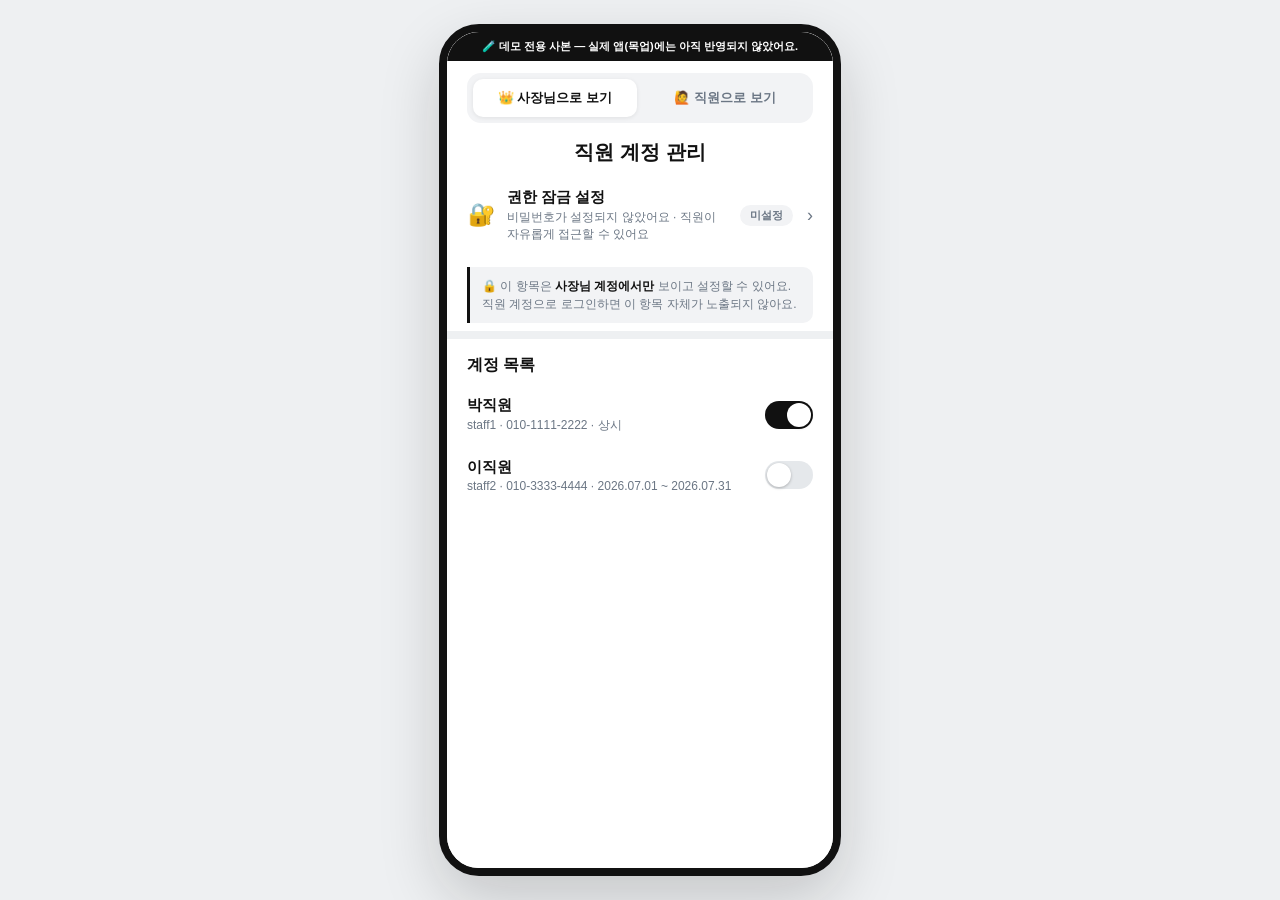
<file: demo/staff-permission-lock-demo.html>
<!DOCTYPE html>
<html lang="ko">
<head>
<meta charset="UTF-8">
<meta name="viewport" content="width=device-width, initial-scale=1.0, maximum-scale=1.0, user-scalable=no">
<title>직원 계정 관리 - 권한 잠금 데모</title>
<style>
  :root{
    --color-text-primary:#111111; --color-bg:#ffffff; --color-divider:#f2f3f5; --color-disabled:#e5e8eb;
    --color-text-secondary:#6b7684; --color-accent-red:#e5484d; --color-accent-red-bg:#fdecec;
    --color-accent-green:#12b76a; --color-accent-green-bg:#e9f9f1; --color-accent-amber:#f5a623;
    --color-accent-blue:#3182f6; --color-white:#ffffff;
    --font-family-base:'Pretendard Variable',Pretendard,-apple-system,BlinkMacSystemFont,'Segoe UI',Roboto,'Apple SD Gothic Neo','Malgun Gothic',sans-serif;
    --radius-card:16px; --radius-button:14px; --radius-pill:999px;
    --space-2:8px; --space-3:12px; --space-4:16px; --space-5:20px; --space-6:24px;
  }
  *{box-sizing:border-box;-webkit-tap-highlight-color:transparent;}
  html,body{margin:0;padding:0;height:100%;background:#eef0f2;font-family:var(--font-family-base);color:var(--color-text-primary);}
  body{display:flex;align-items:flex-start;justify-content:center;min-height:100vh;padding:24px 0;}
  .device-frame{position:relative;width:402px;max-width:100vw;height:874px;max-height:calc(100vh - 48px);margin:0 auto;
    background:var(--color-bg);overflow:hidden;border-radius:40px;border:8px solid #111111;box-shadow:0 24px 60px rgba(17,17,17,.18);}
  .app-root{position:absolute;inset:0;display:flex;flex-direction:column;background:var(--color-bg);}

  .demo-banner{background:#111111;color:#fff;font-size:11px;font-weight:700;text-align:center;padding:6px 10px;flex-shrink:0;line-height:1.5;}
  .demo-banner b{color:#ffd166;}

  .role-switch{display:flex;gap:6px;background:var(--color-divider);padding:6px;margin:var(--space-3) var(--space-5) 0;border-radius:14px;flex-shrink:0;}
  .role-switch button{flex:1;border:none;background:transparent;border-radius:10px;padding:10px 8px;font-size:13px;font-weight:800;
    color:var(--color-text-secondary);cursor:pointer;}
  .role-switch button.on{background:#fff;color:var(--color-text-primary);box-shadow:0 1px 4px rgba(0,0,0,.08);}

  .topbar{position:relative;display:flex;align-items:center;justify-content:center;padding:var(--space-4) var(--space-5) var(--space-2);flex-shrink:0;}
  .topbar-title{font-size:20px;font-weight:800;}

  .screen-scroll{flex:1;overflow-y:auto;-webkit-overflow-scrolling:touch;}
  .section-title{font-size:16px;font-weight:800;padding:8px var(--space-5);}
  .section-caption{font-size:12px;color:var(--color-text-secondary);padding:0 var(--space-5) 8px;line-height:1.5;}
  .divider-line{height:8px;background:#eef0f2;margin:8px 0;}

  .lock-entry{display:flex;align-items:center;gap:12px;padding:14px var(--space-5);cursor:pointer;}
  .lock-entry:active{background:var(--color-divider);}
  .lock-entry .icon{font-size:22px;width:28px;text-align:center;flex-shrink:0;}
  .lock-entry .label-group{flex:1;min-width:0;}
  .lock-entry .label{font-size:15px;font-weight:700;}
  .lock-entry .label-sub{font-size:12px;color:var(--color-text-secondary);margin-top:2px;}
  .lock-entry .status-pill{font-size:11px;font-weight:800;padding:3px 10px;border-radius:var(--radius-pill);white-space:nowrap;flex-shrink:0;}
  .lock-entry .status-pill.locked{background:var(--color-accent-red-bg);color:var(--color-accent-red);}
  .lock-entry .status-pill.unlocked{background:var(--color-divider);color:var(--color-text-secondary);}
  .lock-entry .chevron{color:var(--color-text-secondary);flex-shrink:0;font-size:18px;margin-left:2px;}

  .card-row{display:flex;align-items:center;justify-content:space-between;padding:12px var(--space-5);gap:12px;}
  .card-row .name{font-size:15px;font-weight:700;}
  .card-row .sub{font-size:12px;color:var(--color-text-secondary);margin-top:2px;}

  .toggle{position:relative;display:inline-flex;align-items:center;width:48px;height:28px;border-radius:var(--radius-pill);
    background:var(--color-disabled);border:none;cursor:pointer;padding:2px;transition:background .15s ease;flex-shrink:0;}
  .toggle.on{background:var(--color-text-primary);}
  .toggle .knob{width:24px;height:24px;border-radius:50%;background:#fff;box-shadow:0 1px 3px rgba(0,0,0,.25);
    transform:translateX(0);transition:transform .15s ease;}
  .toggle.on .knob{transform:translateX(20px);}

  .owner-only-note{margin:10px var(--space-5) 0;padding:10px 12px;background:var(--color-divider);border-left:3px solid var(--color-text-primary);
    border-radius:0 10px 10px 0;font-size:12px;color:var(--color-text-secondary);line-height:1.5;}
  .owner-only-note b{color:var(--color-text-primary);}

  .trial-btn{display:flex;align-items:center;justify-content:space-between;width:calc(100% - 40px);margin:0 var(--space-5) 10px;
    padding:14px 16px;border-radius:var(--radius-button);border:1.5px solid var(--color-disabled);background:#fff;cursor:pointer;
    font-size:15px;font-weight:700;color:var(--color-text-primary);}
  .trial-btn .right{display:flex;align-items:center;gap:6px;font-size:12px;font-weight:800;color:var(--color-text-secondary);}
  .trial-btn.locked .right{color:var(--color-accent-red);}
  .trial-btn.unlocked .right{color:var(--color-accent-green);}

  .staff-hint{margin:4px var(--space-5) 16px;font-size:12px;color:var(--color-text-secondary);line-height:1.5;}

  .modal-overlay{position:absolute;inset:0;background:rgba(17,17,17,.5);display:flex;align-items:center;justify-content:center;
    padding:var(--space-6);z-index:90;opacity:0;pointer-events:none;transition:opacity .15s ease;}
  .modal-overlay.show{opacity:1;pointer-events:auto;}
  .modal-card{background:#fff;border-radius:20px;padding:var(--space-6) var(--space-5) var(--space-5);width:100%;max-width:300px;
    transform:scale(.96);transition:transform .15s ease;}
  .modal-overlay.show .modal-card{transform:scale(1);}
  .modal-icon{font-size:28px;text-align:center;margin-bottom:6px;}
  .modal-title{font-size:17px;font-weight:800;text-align:center;margin-bottom:4px;display:flex;align-items:center;justify-content:center;gap:6px;}
  .modal-title .badge{font-size:10px;font-weight:800;padding:2px 8px;border-radius:var(--radius-pill);background:var(--color-accent-green-bg);color:var(--color-accent-green);}
  .modal-desc{font-size:13px;color:var(--color-text-secondary);text-align:center;margin-bottom:16px;line-height:1.5;}
  .modal-input{width:100%;height:50px;border-radius:var(--radius-button);border:1.5px solid var(--color-disabled);
    background:#fff;font-size:17px;text-align:center;letter-spacing:4px;outline:none;margin-bottom:6px;}
  .modal-input.error{border-color:var(--color-accent-red);}
  .modal-error-text{font-size:12px;color:var(--color-accent-red);text-align:center;min-height:16px;margin-bottom:10px;font-weight:600;}
  .modal-btn-row{display:flex;flex-direction:column;gap:8px;}
  .modal-btn-row button{height:50px;border:none;border-radius:var(--radius-button);font-size:15px;font-weight:700;cursor:pointer;}
  .btn-primary{background:var(--color-text-primary);color:#fff;}
  .btn-secondary{background:var(--color-divider);color:var(--color-text-primary);}
  .btn-danger-text{background:transparent;color:var(--color-accent-red);height:auto !important;padding:4px;}
  .modal-hint{font-size:11px;color:var(--color-text-secondary);text-align:center;margin-top:10px;}

  .toast-host{position:absolute;left:0;right:0;bottom:24px;display:flex;justify-content:center;pointer-events:none;z-index:80;}
  .toast{background:rgba(17,17,17,.92);color:#fff;padding:12px 20px;border-radius:var(--radius-pill);font-size:14px;font-weight:600;
    box-shadow:0 8px 24px rgba(0,0,0,.25);opacity:0;transform:translateY(8px);transition:opacity .2s ease,transform .2s ease;text-align:center;
    max-width:calc(100% - 40px);}
  .toast.show{opacity:1;transform:translateY(0);}
  .toast.success{background:#0f8a4f;}
  .toast.danger{background:#b3261e;}

  .hidden{display:none !important;}
</style>
</head>
<body>
<div class="device-frame"><div class="app-root">
  <div class="demo-banner">🧪 데모 전용 사본 — 실제 앱(목업)에는 아직 반영되지 않았어요.</div>
  <div class="role-switch">
    <button type="button" class="on" data-role="OWNER" onclick="setRole('OWNER')">👑 사장님으로 보기</button>
    <button type="button" data-role="STAFF" onclick="setRole('STAFF')">🙋 직원으로 보기</button>
  </div>
  <div class="topbar"><div class="topbar-title">직원 계정 관리</div></div>

  <div class="screen-scroll">
    <!-- 사장님 전용: 권한 잠금 설정 진입점 (계정 목록 위) -->
    <div id="owner-lock-entry-wrap">
      <div class="lock-entry" onclick="openPasswordSetupModal()">
        <div class="icon">🔐</div>
        <div class="label-group">
          <div class="label">권한 잠금 설정</div>
          <div class="label-sub" id="lock-entry-sub">비밀번호가 설정되지 않았어요 · 직원이 자유롭게 접근할 수 있어요</div>
        </div>
        <span class="status-pill unlocked" id="lock-entry-status">미설정</span>
        <span class="chevron">›</span>
      </div>
      <div class="owner-only-note">🔒 이 항목은 <b>사장님 계정에서만</b> 보이고 설정할 수 있어요. 직원 계정으로 로그인하면 이 항목 자체가 노출되지 않아요.</div>
      <div class="divider-line"></div>
    </div>

    <div class="section-title">계정 목록</div>
    <div class="card-row">
      <div><div class="name">박직원</div><div class="sub">staff1 · 010-1111-2222 · 상시</div></div>
      <button type="button" class="toggle on" onclick="this.classList.toggle('on')"><span class="knob"></span></button>
    </div>
    <div class="card-row">
      <div><div class="name">이직원</div><div class="sub">staff2 · 010-3333-4444 · 2026.07.01 ~ 2026.07.31</div></div>
      <button type="button" class="toggle" onclick="this.classList.toggle('on')"><span class="knob"></span></button>
    </div>

    <!-- 직원 전용: 체험 영역 -->
    <div id="staff-trial-panel" class="hidden">
      <div class="divider-line"></div>
      <div class="section-title">직원 계정으로 눌러보기</div>
      <div class="staff-hint" id="staff-hint-text"></div>

      <button type="button" class="trial-btn" data-feature="sales" onclick="tryFeature('sales', '매출 조회')">
        <span>💰 매출 조회 열어보기</span><span class="right" id="right-sales"></span>
      </button>
      <button type="button" class="trial-btn" data-feature="status" onclick="tryFeature('status', '영업상태 변경')">
        <span>🏪 개점 · 일시중지 · 마감 눌러보기</span><span class="right" id="right-status"></span>
      </button>
      <button type="button" class="trial-btn" data-feature="return" onclick="tryFeature('return', '반품 처리')">
        <span>↩️ 완료 탭에서 반품 처리해보기</span><span class="right" id="right-return"></span>
      </button>
      <button type="button" class="trial-btn" data-feature="staffmgmt" onclick="tryFeature('staffmgmt', '직원 계정 관리')">
        <span>👥 직원 계정 관리 들어가보기</span><span class="right" id="right-staffmgmt"></span>
      </button>
    </div>
  </div>

  <div id="modal-host"></div>
  <div id="toast-host" class="toast-host"></div>
</div></div>

<script>
  const FEATURE_LABEL = { sales: '매출 조회', status: '영업상태 변경', return: '반품 처리', staffmgmt: '직원 계정 관리' };
  let lockPassword = null; // null = 잠금 미설정 (자유 접근), 문자열 = 설정된 비밀번호
  let role = 'OWNER';

  function setRole(next) {
    role = next;
    document.querySelectorAll('.role-switch button').forEach(function (b) {
      b.classList.toggle('on', b.getAttribute('data-role') === role);
    });
    document.getElementById('owner-lock-entry-wrap').classList.toggle('hidden', role !== 'OWNER');
    document.getElementById('staff-trial-panel').classList.toggle('hidden', role !== 'STAFF');
    if (role === 'STAFF') renderTrialButtons();
  }

  function renderLockEntryStatus() {
    var statusEl = document.getElementById('lock-entry-status');
    var subEl = document.getElementById('lock-entry-sub');
    var locked = !!lockPassword;
    statusEl.textContent = locked ? '설정됨' : '미설정';
    statusEl.classList.toggle('locked', locked);
    statusEl.classList.toggle('unlocked', !locked);
    subEl.textContent = locked
      ? '비밀번호가 설정되어 있어요 · 직원은 아래 4가지 진입 시 비밀번호를 입력해야 해요'
      : '비밀번호가 설정되지 않았어요 · 직원이 자유롭게 접근할 수 있어요';
  }

  function renderTrialButtons() {
    var locked = !!lockPassword;
    Object.keys(FEATURE_LABEL).forEach(function (key) {
      var btn = document.querySelector('.trial-btn[data-feature="' + key + '"]');
      var right = document.getElementById('right-' + key);
      btn.classList.toggle('locked', locked);
      btn.classList.toggle('unlocked', !locked);
      right.innerHTML = locked ? '🔒 잠김' : '✅ 바로 사용';
    });
    document.getElementById('staff-hint-text').textContent = locked
      ? '사장님이 권한 잠금을 설정해서, 아래 4가지 모두 같은 비밀번호를 입력해야 들어갈 수 있어요.'
      : '사장님이 아직 권한 잠금을 설정하지 않아서, 아래 4가지 모두 비밀번호 없이 바로 들어갈 수 있어요.';
  }

  function tryFeature(key, label) {
    if (!lockPassword) {
      toast(label + ' 기능을 사용했어요', 'success');
      return;
    }
    openStaffPasswordModal(key, label);
  }

  // ---------- 사장님: 권한 잠금 설정(비밀번호 설정/변경/해제) ----------
  function openPasswordSetupModal() {
    var host = document.getElementById('modal-host');
    var isSet = !!lockPassword;
    host.innerHTML =
      '<div class="modal-overlay" id="setup-modal">' +
        '<div class="modal-card">' +
          '<div class="modal-icon">🔐</div>' +
          '<div class="modal-title">권한 잠금 설정' + (isSet ? ' <span class="badge">설정됨</span>' : '') + '</div>' +
          '<div class="modal-desc">' + (isSet
            ? '새 비밀번호를 입력하고 저장하면 기존 비밀번호가 바뀌어요.'
            : '비밀번호를 설정하면, 직원 계정으로 매출 조회 · 영업상태 변경 · 반품 처리 · 직원 계정 관리에 들어갈 때마다 이 비밀번호를 입력해야 해요.') + '</div>' +
          '<input type="password" class="modal-input" id="setup-input" maxlength="8" inputmode="numeric" placeholder="새 비밀번호" />' +
          '<div class="modal-error-text" id="setup-error"></div>' +
          '<div class="modal-btn-row">' +
            '<button type="button" class="btn-primary" id="setup-save">' + (isSet ? '비밀번호 변경 저장' : '저장') + '</button>' +
            (isSet ? '<button type="button" class="btn-danger-text" id="setup-unlock">잠금 해제</button>' : '') +
            '<button type="button" class="btn-secondary" id="setup-cancel">취소</button>' +
          '</div>' +
        '</div>' +
      '</div>';
    requestAnimationFrame(function () { document.getElementById('setup-modal').classList.add('show'); });
    var input = document.getElementById('setup-input');
    input.focus();

    function close() { host.innerHTML = ''; }
    document.getElementById('setup-cancel').addEventListener('click', close);
    document.getElementById('setup-modal').addEventListener('click', function (e) { if (e.target.id === 'setup-modal') close(); });

    document.getElementById('setup-save').addEventListener('click', function () {
      var val = input.value.trim();
      if (!val) {
        input.classList.add('error');
        document.getElementById('setup-error').textContent = '비밀번호를 입력해주세요.';
        return;
      }
      lockPassword = val;
      close();
      renderLockEntryStatus();
      toast(isSet ? '비밀번호를 변경했어요' : '권한 잠금을 설정했어요', 'success');
    });

    var unlockBtn = document.getElementById('setup-unlock');
    if (unlockBtn) {
      unlockBtn.addEventListener('click', function () {
        openUnlockConfirmModal();
      });
    }
  }

  function openUnlockConfirmModal() {
    var host = document.getElementById('modal-host');
    host.innerHTML =
      '<div class="modal-overlay show" id="unlock-modal">' +
        '<div class="modal-card">' +
          '<div class="modal-icon">⚠️</div>' +
          '<div class="modal-title">잠금을 해제할까요?</div>' +
          '<div class="modal-desc">해제하면 직원 계정으로 매출 조회 · 영업상태 변경 · 반품 처리 · 직원 계정 관리에 비밀번호 없이 바로 들어갈 수 있어요.</div>' +
          '<div class="modal-btn-row">' +
            '<button type="button" class="btn-primary" id="unlock-confirm" style="background:var(--color-accent-red);">해제하기</button>' +
            '<button type="button" class="btn-secondary" id="unlock-cancel">취소</button>' +
          '</div>' +
        '</div>' +
      '</div>';
    document.getElementById('unlock-cancel').addEventListener('click', function () { host.innerHTML = ''; });
    document.getElementById('unlock-confirm').addEventListener('click', function () {
      lockPassword = null;
      host.innerHTML = '';
      renderLockEntryStatus();
      toast('권한 잠금을 해제했어요', 'danger');
    });
  }

  // ---------- 직원: 잠긴 기능 진입 시 비밀번호 확인 ----------
  function openStaffPasswordModal(key, label) {
    var host = document.getElementById('modal-host');
    host.innerHTML =
      '<div class="modal-overlay" id="pw-modal">' +
        '<div class="modal-card">' +
          '<div class="modal-icon">🔒</div>' +
          '<div class="modal-title">' + label + '</div>' +
          '<div class="modal-desc">사장님이 잠근 기능이에요.<br/>계속하려면 비밀번호를 입력해주세요.</div>' +
          '<input type="password" class="modal-input" id="pw-input" maxlength="8" inputmode="numeric" placeholder="••••" />' +
          '<div class="modal-error-text" id="pw-error"></div>' +
          '<div class="modal-btn-row">' +
            '<button type="button" class="btn-primary" id="pw-confirm">확인</button>' +
            '<button type="button" class="btn-secondary" id="pw-cancel">취소</button>' +
          '</div>' +
        '</div>' +
      '</div>';
    requestAnimationFrame(function () { document.getElementById('pw-modal').classList.add('show'); });
    var input = document.getElementById('pw-input');
    input.focus();

    function close() { host.innerHTML = ''; }
    document.getElementById('pw-cancel').addEventListener('click', close);
    document.getElementById('pw-modal').addEventListener('click', function (e) { if (e.target.id === 'pw-modal') close(); });

    function attempt() {
      if (input.value === lockPassword) {
        close();
        toast(label + ' 확인 완료 — 기능을 사용했어요', 'success');
      } else {
        input.classList.add('error');
        document.getElementById('pw-error').textContent = '비밀번호가 올바르지 않아요.';
        input.value = '';
        input.focus();
      }
    }
    document.getElementById('pw-confirm').addEventListener('click', attempt);
    input.addEventListener('keydown', function (e) { if (e.key === 'Enter') attempt(); });
    input.addEventListener('input', function () { input.classList.remove('error'); document.getElementById('pw-error').textContent = ''; });
  }

  let toastTimer = null;
  function toast(msg, variant) {
    var host = document.getElementById('toast-host');
    host.innerHTML = '<div class="toast ' + (variant || '') + '" id="active-toast">' + msg + '</div>';
    requestAnimationFrame(function () { document.getElementById('active-toast').classList.add('show'); });
    clearTimeout(toastTimer);
    toastTimer = setTimeout(function () {
      var el = document.getElementById('active-toast');
      if (el) el.classList.remove('show');
    }, 2200);
  }

  renderLockEntryStatus();
  setRole('OWNER');
</script>
</body>
</html>
</file>
